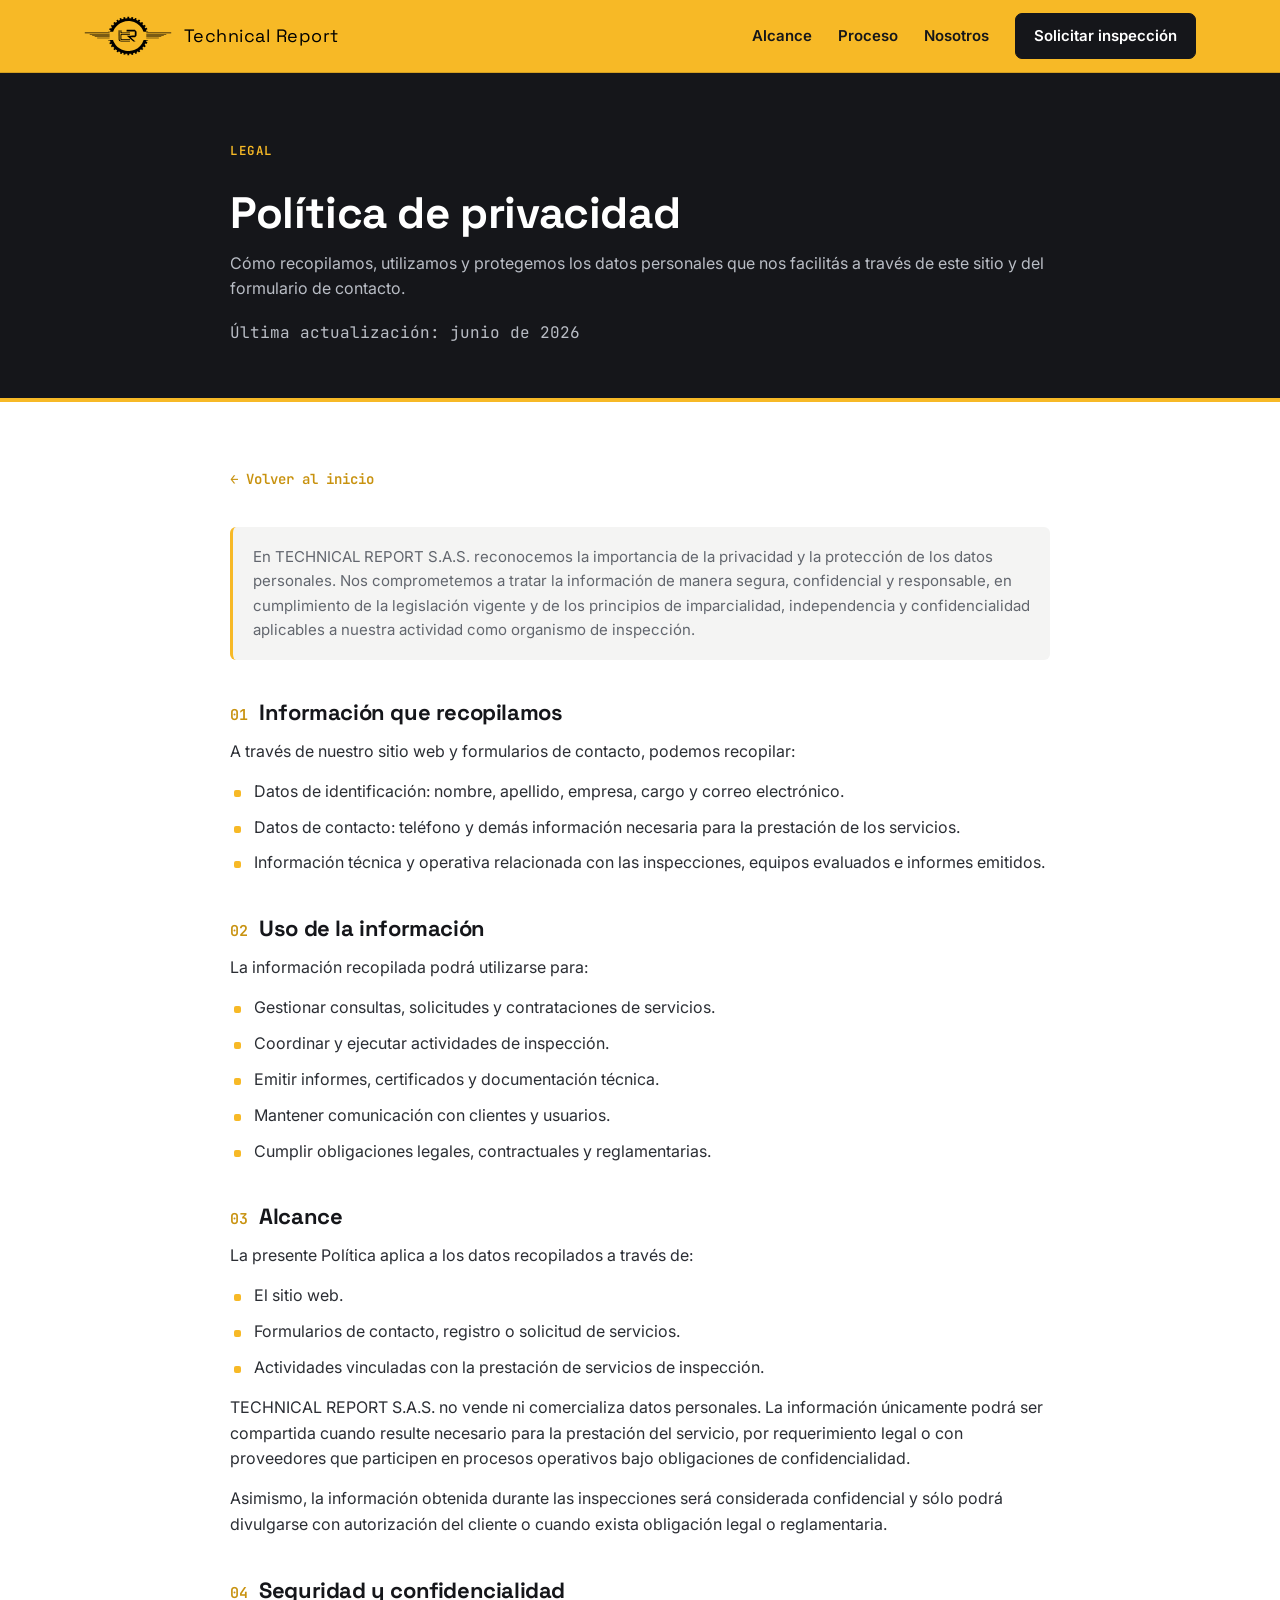
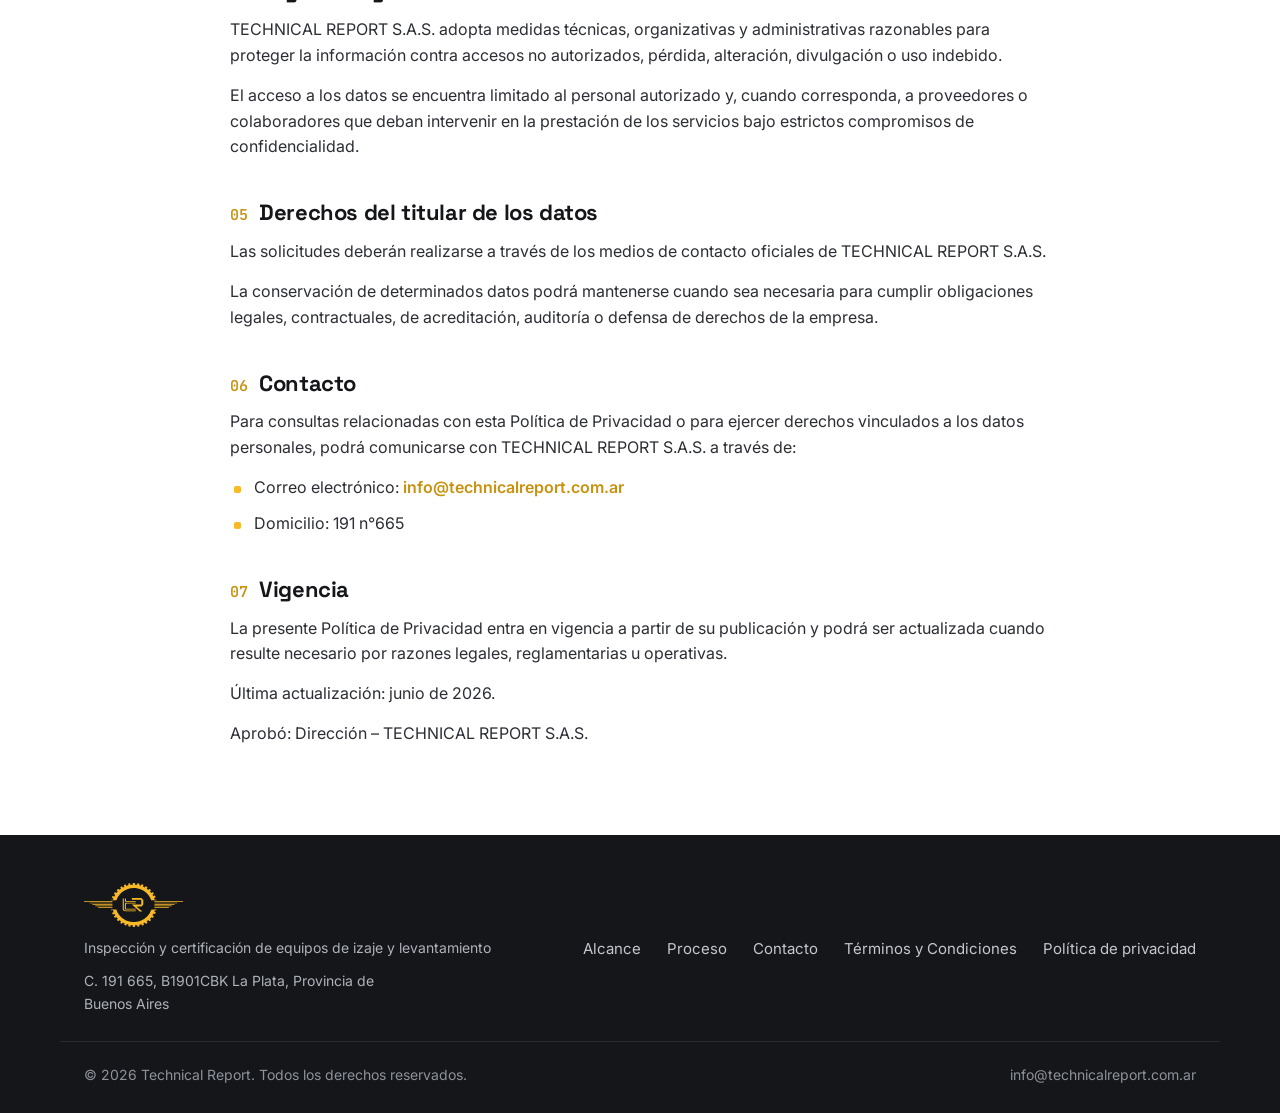
<file: politica-privacidad/index.html>
<!DOCTYPE html>
<html lang="es">
<head>
  <meta charset="UTF-8" />
  <meta name="viewport" content="width=device-width, initial-scale=1.0" />
  <meta name="description" content="Política de privacidad de Technical Report — cómo recopilamos, usamos y protegemos los datos personales que nos facilitás a través del sitio y del formulario de contacto." />
  <meta name="robots" content="index, follow" />
  <title>Política de privacidad | Technical Report</title>
  <link rel="preconnect" href="https://fonts.googleapis.com" />
  <link rel="preconnect" href="https://fonts.gstatic.com" crossorigin />
  <link href="https://fonts.googleapis.com/css2?family=Inter:wght@400;500;600;700&family=Space+Grotesk:wght@500;600;700&family=JetBrains+Mono:wght@500;600&display=swap" rel="stylesheet" />
  <link href="https://fonts.cdnfonts.com/css/conthrax" rel="stylesheet" />
  <link rel="stylesheet" href="../styles.css" />
  <link rel="icon" type="image/svg+xml" href="../images/logo_TR_yellow.svg" />
</head>
<body>
  <!-- Header -->
  <header class="site-header" id="top">
    <div class="container header-inner">
      <a href="../index.html#top" class="brand" aria-label="Technical Report inicio">
        <img src="../images/logo_TR_black.svg" alt="" class="brand-logo" />
        <span class="brand-text">Technical Report</span>
      </a>
      <nav class="nav" id="nav">
        <a href="../index.html#alcance">Alcance</a>
        <a href="../index.html#proceso">Proceso</a>
        <a href="../index.html#nosotros">Nosotros</a>
        <a href="../index.html#contacto" class="nav-cta">Solicitar inspección</a>
      </nav>
      <button class="nav-toggle" id="navToggle" aria-label="Abrir menú" aria-expanded="false">
        <span></span><span></span><span></span>
      </button>
    </div>
  </header>

  <!-- Encabezado legal -->
  <section class="legal-hero">
    <div class="container">
      <div class="legal-wrap">
        <span class="kicker">Legal</span>
        <h1>Política de privacidad</h1>
        <p>Cómo recopilamos, utilizamos y protegemos los datos personales que nos facilitás a través de este sitio y del formulario de contacto.</p>
        <p class="legal-updated">Última actualización: junio de 2026</p>
      </div>
    </div>
  </section>

  <!-- Cuerpo legal -->
  <section class="legal-body">
    <div class="container">
      <div class="legal-wrap">
        <a href="../index.html#top" class="legal-back">← Volver al inicio</a>

        <div class="legal-note">
          <p>En TECHNICAL REPORT S.A.S. reconocemos la importancia de la privacidad y la protección de los datos personales. Nos comprometemos a tratar la información de manera segura, confidencial y responsable, en cumplimiento de la legislación vigente y de los principios de imparcialidad, independencia y confidencialidad aplicables a nuestra actividad como organismo de inspección.</p>
        </div>

        <div class="legal-block">
          <h2><span class="legal-no">01</span> Información que recopilamos</h2>
          <p>A través de nuestro sitio web y formularios de contacto, podemos recopilar:</p>
          <ul>
            <li>Datos de identificación: nombre, apellido, empresa, cargo y correo electrónico.</li>
            <li>Datos de contacto: teléfono y demás información necesaria para la prestación de los servicios.</li>
            <li>Información técnica y operativa relacionada con las inspecciones, equipos evaluados e informes emitidos.</li>
          </ul>
        </div>

        <div class="legal-block">
          <h2><span class="legal-no">02</span> Uso de la información</h2>
          <p>La información recopilada podrá utilizarse para:</p>
          <ul>
            <li>Gestionar consultas, solicitudes y contrataciones de servicios.</li>
            <li>Coordinar y ejecutar actividades de inspección.</li>
            <li>Emitir informes, certificados y documentación técnica.</li>
            <li>Mantener comunicación con clientes y usuarios.</li>
            <li>Cumplir obligaciones legales, contractuales y reglamentarias.</li>
          </ul>
        </div>

        <div class="legal-block">
          <h2><span class="legal-no">03</span> Alcance</h2>
          <p>La presente Política aplica a los datos recopilados a través de:</p>
          <ul>
            <li>El sitio web.</li>
            <li>Formularios de contacto, registro o solicitud de servicios.</li>
            <li>Actividades vinculadas con la prestación de servicios de inspección.</li>
          </ul>
          <p>TECHNICAL REPORT S.A.S. no vende ni comercializa datos personales. La información únicamente podrá ser compartida cuando resulte necesario para la prestación del servicio, por requerimiento legal o con proveedores que participen en procesos operativos bajo obligaciones de confidencialidad.</p>
          <p>Asimismo, la información obtenida durante las inspecciones será considerada confidencial y sólo podrá divulgarse con autorización del cliente o cuando exista obligación legal o reglamentaria.</p>
        </div>

        <div class="legal-block">
          <h2><span class="legal-no">04</span> Seguridad y confidencialidad</h2>
          <p>TECHNICAL REPORT S.A.S. adopta medidas técnicas, organizativas y administrativas razonables para proteger la información contra accesos no autorizados, pérdida, alteración, divulgación o uso indebido.</p>
          <p>El acceso a los datos se encuentra limitado al personal autorizado y, cuando corresponda, a proveedores o colaboradores que deban intervenir en la prestación de los servicios bajo estrictos compromisos de confidencialidad.</p>
        </div>

        <div class="legal-block">
          <h2><span class="legal-no">05</span> Derechos del titular de los datos</h2>
          <p>Las solicitudes deberán realizarse a través de los medios de contacto oficiales de TECHNICAL REPORT S.A.S.</p>
          <p>La conservación de determinados datos podrá mantenerse cuando sea necesaria para cumplir obligaciones legales, contractuales, de acreditación, auditoría o defensa de derechos de la empresa.</p>
        </div>

        <div class="legal-block">
          <h2><span class="legal-no">06</span> Contacto</h2>
          <p>Para consultas relacionadas con esta Política de Privacidad o para ejercer derechos vinculados a los datos personales, podrá comunicarse con TECHNICAL REPORT S.A.S. a través de:</p>
          <ul>
            <li>Correo electrónico: <a href="mailto:info@technicalreport.com.ar">info@technicalreport.com.ar</a></li>
            <li>Domicilio: 191 n°665</li>
          </ul>
        </div>

        <div class="legal-block">
          <h2><span class="legal-no">07</span> Vigencia</h2>
          <p>La presente Política de Privacidad entra en vigencia a partir de su publicación y podrá ser actualizada cuando resulte necesario por razones legales, reglamentarias u operativas.</p>
          <p>Última actualización: junio de 2026.</p>
          <p>Aprobó: Dirección – TECHNICAL REPORT S.A.S.</p>
        </div>
      </div>
    </div>
  </section>

  <!-- Footer -->
  <footer class="site-footer">
    <div class="container footer-inner">
      <div class="footer-brand">
        <img src="../images/logo_TR_yellow.svg" alt="Technical Report" class="brand-logo footer-logo" />
        <span class="footer-tagline">Inspección y certificación de equipos de izaje y levantamiento</span>
        <a href="https://maps.app.goo.gl/N1TBZzcfJhnkychw5" class="footer-address" target="_blank" rel="noopener">C. 191 665, B1901CBK La Plata, Provincia de Buenos Aires</a>
      </div>
      <nav class="footer-nav">
        <a href="../index.html#alcance">Alcance</a>
        <a href="../index.html#proceso">Proceso</a>
        <a href="../index.html#contacto">Contacto</a>
        <a href="../terminos/">Términos y Condiciones</a>
        <a href="../politica-privacidad/">Política de privacidad</a>
      </nav>
    </div>
    <div class="container footer-bottom">
      <span>© <span id="year"></span> Technical Report. Todos los derechos reservados.</span>
      <a href="mailto:info@technicalreport.com.ar">info@technicalreport.com.ar</a>
    </div>
  </footer>

  <script src="../script.js"></script>
</body>
</html>
</file>
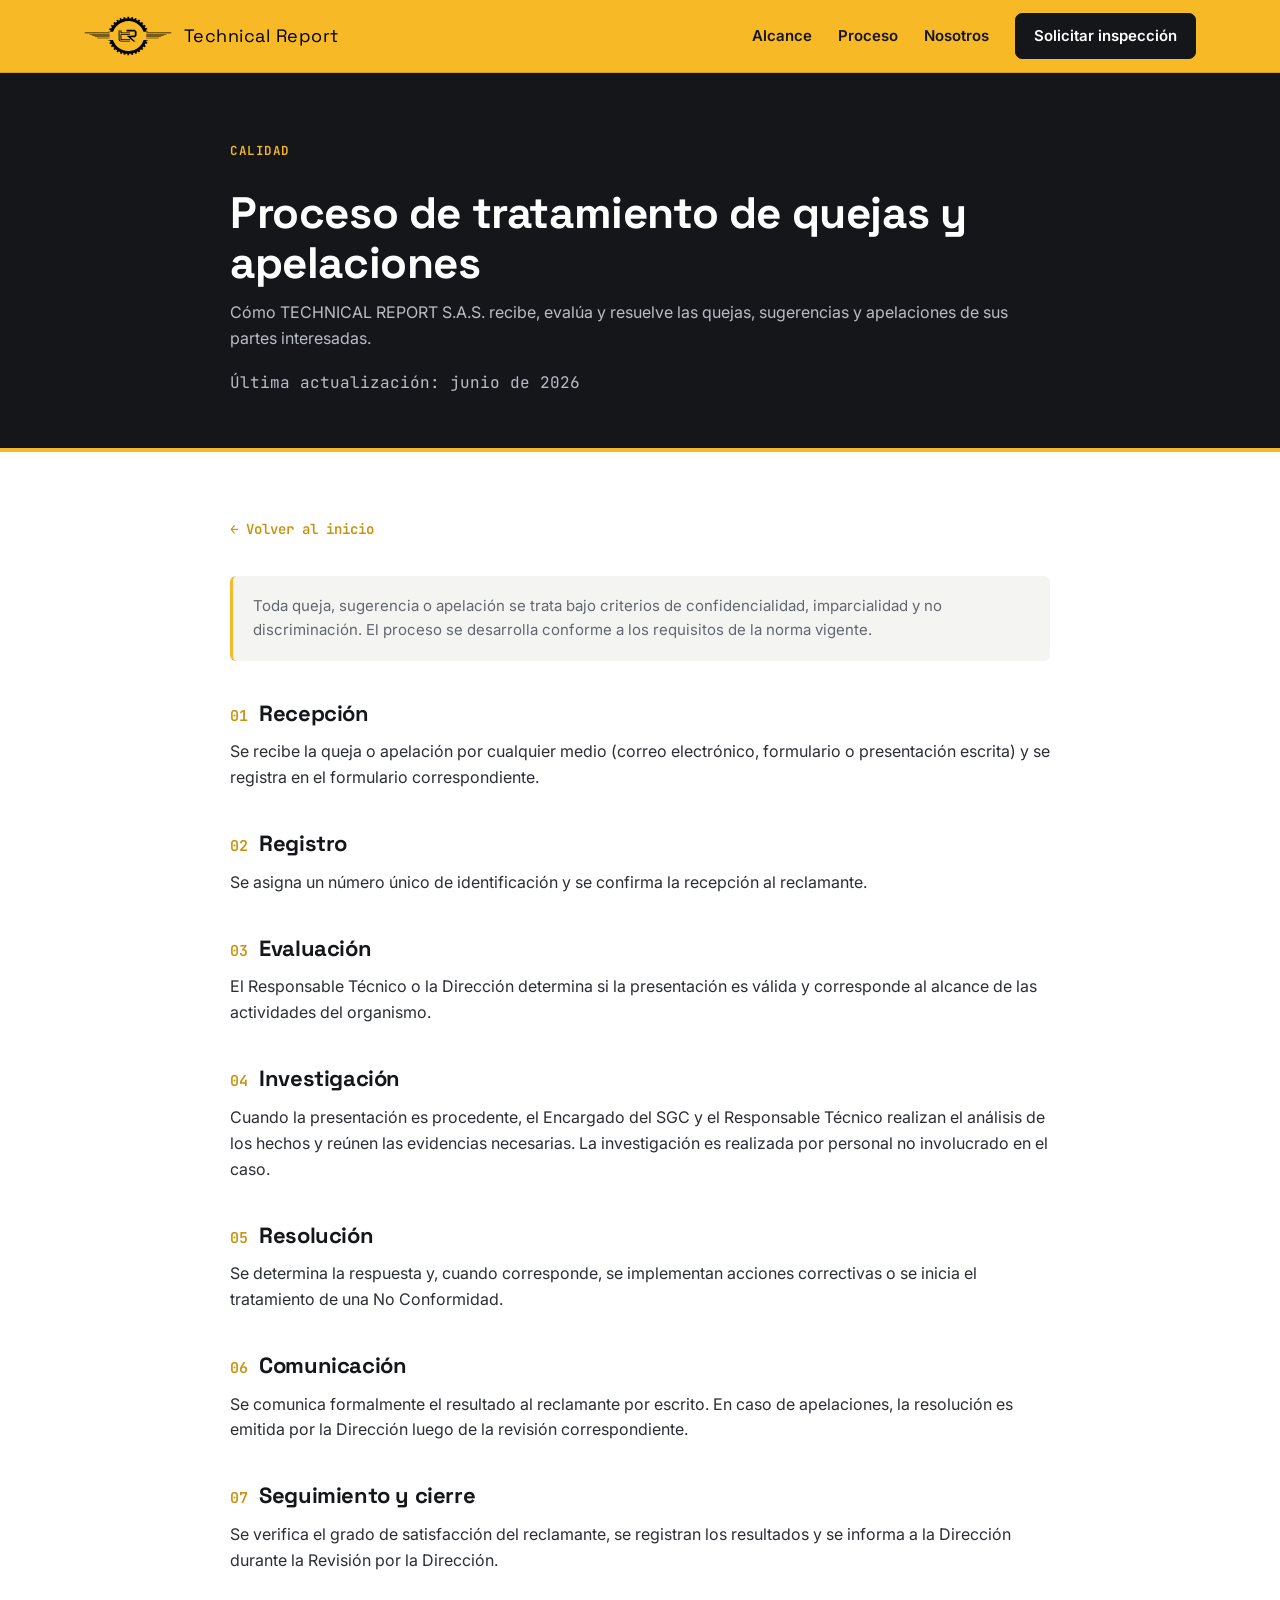
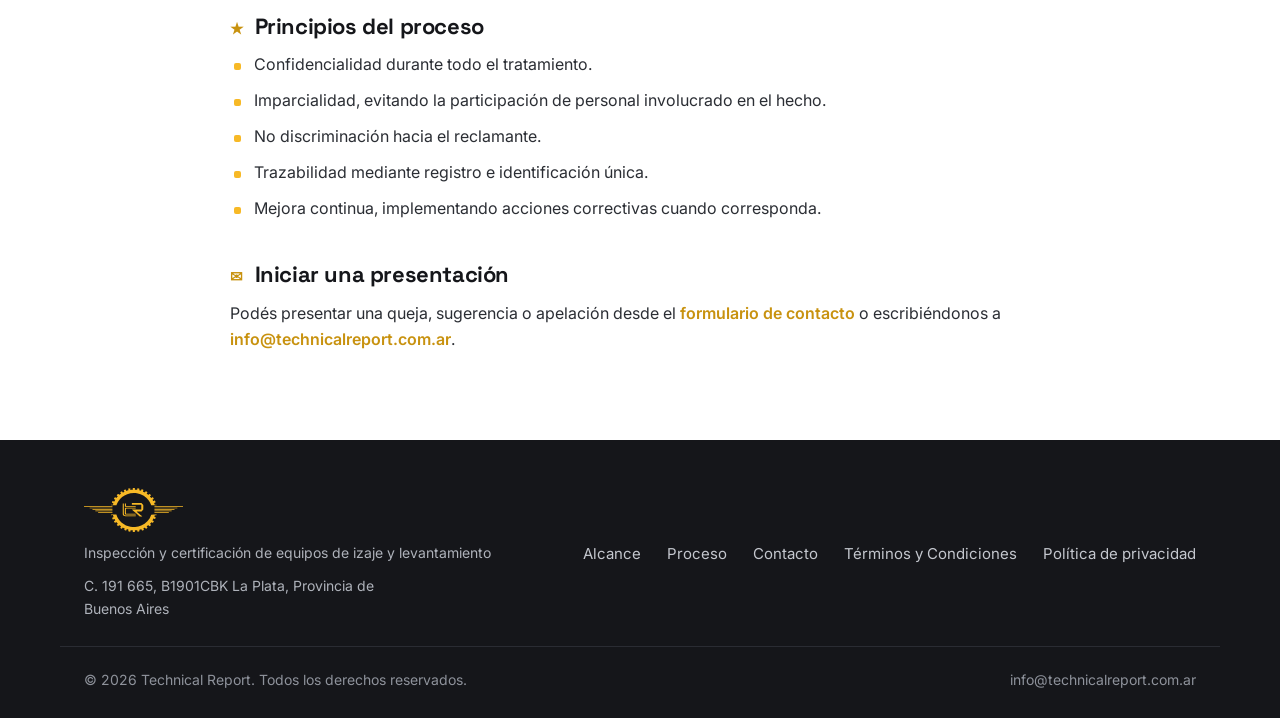
<file: proceso-quejas/index.html>
<!DOCTYPE html>
<html lang="es">
<head>
  <meta charset="UTF-8" />
  <meta name="viewport" content="width=device-width, initial-scale=1.0" />
  <meta name="description" content="Proceso de tratamiento de quejas, sugerencias y apelaciones de Technical Report — etapas, principios y compromisos del organismo de inspección." />
  <meta name="robots" content="index, follow" />
  <title>Tratamiento de quejas y apelaciones | Technical Report</title>
  <link rel="preconnect" href="https://fonts.googleapis.com" />
  <link rel="preconnect" href="https://fonts.gstatic.com" crossorigin />
  <link href="https://fonts.googleapis.com/css2?family=Inter:wght@400;500;600;700&family=Space+Grotesk:wght@500;600;700&family=JetBrains+Mono:wght@500;600&display=swap" rel="stylesheet" />
  <link href="https://fonts.cdnfonts.com/css/conthrax" rel="stylesheet" />
  <link rel="stylesheet" href="../styles.css" />
  <link rel="icon" type="image/svg+xml" href="../images/logo_TR_yellow.svg" />
</head>
<body>
  <!-- Header -->
  <header class="site-header" id="top">
    <div class="container header-inner">
      <a href="../index.html#top" class="brand" aria-label="Technical Report inicio">
        <img src="../images/logo_TR_black.svg" alt="" class="brand-logo" />
        <span class="brand-text">Technical Report</span>
      </a>
      <nav class="nav" id="nav">
        <a href="../index.html#alcance">Alcance</a>
        <a href="../index.html#proceso">Proceso</a>
        <a href="../index.html#nosotros">Nosotros</a>
        <a href="../index.html#contacto" class="nav-cta">Solicitar inspección</a>
      </nav>
      <button class="nav-toggle" id="navToggle" aria-label="Abrir menú" aria-expanded="false">
        <span></span><span></span><span></span>
      </button>
    </div>
  </header>

  <!-- Encabezado legal -->
  <section class="legal-hero">
    <div class="container">
      <div class="legal-wrap">
        <span class="kicker">Calidad</span>
        <h1>Proceso de tratamiento de quejas y apelaciones</h1>
        <p>Cómo TECHNICAL REPORT S.A.S. recibe, evalúa y resuelve las quejas, sugerencias y apelaciones de sus partes interesadas.</p>
        <p class="legal-updated">Última actualización: junio de 2026</p>
      </div>
    </div>
  </section>

  <!-- Cuerpo legal -->
  <section class="legal-body">
    <div class="container">
      <div class="legal-wrap">
        <a href="../index.html#contacto" class="legal-back">← Volver al inicio</a>

        <div class="legal-note">
          <p>Toda queja, sugerencia o apelación se trata bajo criterios de confidencialidad, imparcialidad y no discriminación. El proceso se desarrolla conforme a los requisitos de la norma vigente.</p>
        </div>

        <div class="legal-block">
          <h2><span class="legal-no">01</span> Recepción</h2>
          <p>Se recibe la queja o apelación por cualquier medio (correo electrónico, formulario o presentación escrita) y se registra en el formulario correspondiente.</p>
        </div>

        <div class="legal-block">
          <h2><span class="legal-no">02</span> Registro</h2>
          <p>Se asigna un número único de identificación y se confirma la recepción al reclamante.</p>
        </div>

        <div class="legal-block">
          <h2><span class="legal-no">03</span> Evaluación</h2>
          <p>El Responsable Técnico o la Dirección determina si la presentación es válida y corresponde al alcance de las actividades del organismo.</p>
        </div>

        <div class="legal-block">
          <h2><span class="legal-no">04</span> Investigación</h2>
          <p>Cuando la presentación es procedente, el Encargado del SGC y el Responsable Técnico realizan el análisis de los hechos y reúnen las evidencias necesarias. La investigación es realizada por personal no involucrado en el caso.</p>
        </div>

        <div class="legal-block">
          <h2><span class="legal-no">05</span> Resolución</h2>
          <p>Se determina la respuesta y, cuando corresponde, se implementan acciones correctivas o se inicia el tratamiento de una No Conformidad.</p>
        </div>

        <div class="legal-block">
          <h2><span class="legal-no">06</span> Comunicación</h2>
          <p>Se comunica formalmente el resultado al reclamante por escrito. En caso de apelaciones, la resolución es emitida por la Dirección luego de la revisión correspondiente.</p>
        </div>

        <div class="legal-block">
          <h2><span class="legal-no">07</span> Seguimiento y cierre</h2>
          <p>Se verifica el grado de satisfacción del reclamante, se registran los resultados y se informa a la Dirección durante la Revisión por la Dirección.</p>
        </div>

        <div class="legal-block">
          <h2><span class="legal-no">★</span> Principios del proceso</h2>
          <ul>
            <li>Confidencialidad durante todo el tratamiento.</li>
            <li>Imparcialidad, evitando la participación de personal involucrado en el hecho.</li>
            <li>No discriminación hacia el reclamante.</li>
            <li>Trazabilidad mediante registro e identificación única.</li>
            <li>Mejora continua, implementando acciones correctivas cuando corresponda.</li>
          </ul>
        </div>

        <div class="legal-block">
          <h2><span class="legal-no">✉</span> Iniciar una presentación</h2>
          <p>Podés presentar una queja, sugerencia o apelación desde el <a href="../index.html#contacto">formulario de contacto</a> o escribiéndonos a <a href="mailto:info@technicalreport.com.ar">info@technicalreport.com.ar</a>.</p>
        </div>
      </div>
    </div>
  </section>

  <!-- Footer -->
  <footer class="site-footer">
    <div class="container footer-inner">
      <div class="footer-brand">
        <img src="../images/logo_TR_yellow.svg" alt="Technical Report" class="brand-logo footer-logo" />
        <span class="footer-tagline">Inspección y certificación de equipos de izaje y levantamiento</span>
        <a href="https://maps.app.goo.gl/N1TBZzcfJhnkychw5" class="footer-address" target="_blank" rel="noopener">C. 191 665, B1901CBK La Plata, Provincia de Buenos Aires</a>
      </div>
      <nav class="footer-nav">
        <a href="../index.html#alcance">Alcance</a>
        <a href="../index.html#proceso">Proceso</a>
        <a href="../index.html#contacto">Contacto</a>
        <a href="../terminos/">Términos y Condiciones</a>
        <a href="../politica-privacidad/">Política de privacidad</a>
      </nav>
    </div>
    <div class="container footer-bottom">
      <span>© <span id="year"></span> Technical Report. Todos los derechos reservados.</span>
      <a href="mailto:info@technicalreport.com.ar">info@technicalreport.com.ar</a>
    </div>
  </footer>

  <script src="../script.js"></script>
</body>
</html>
</file>
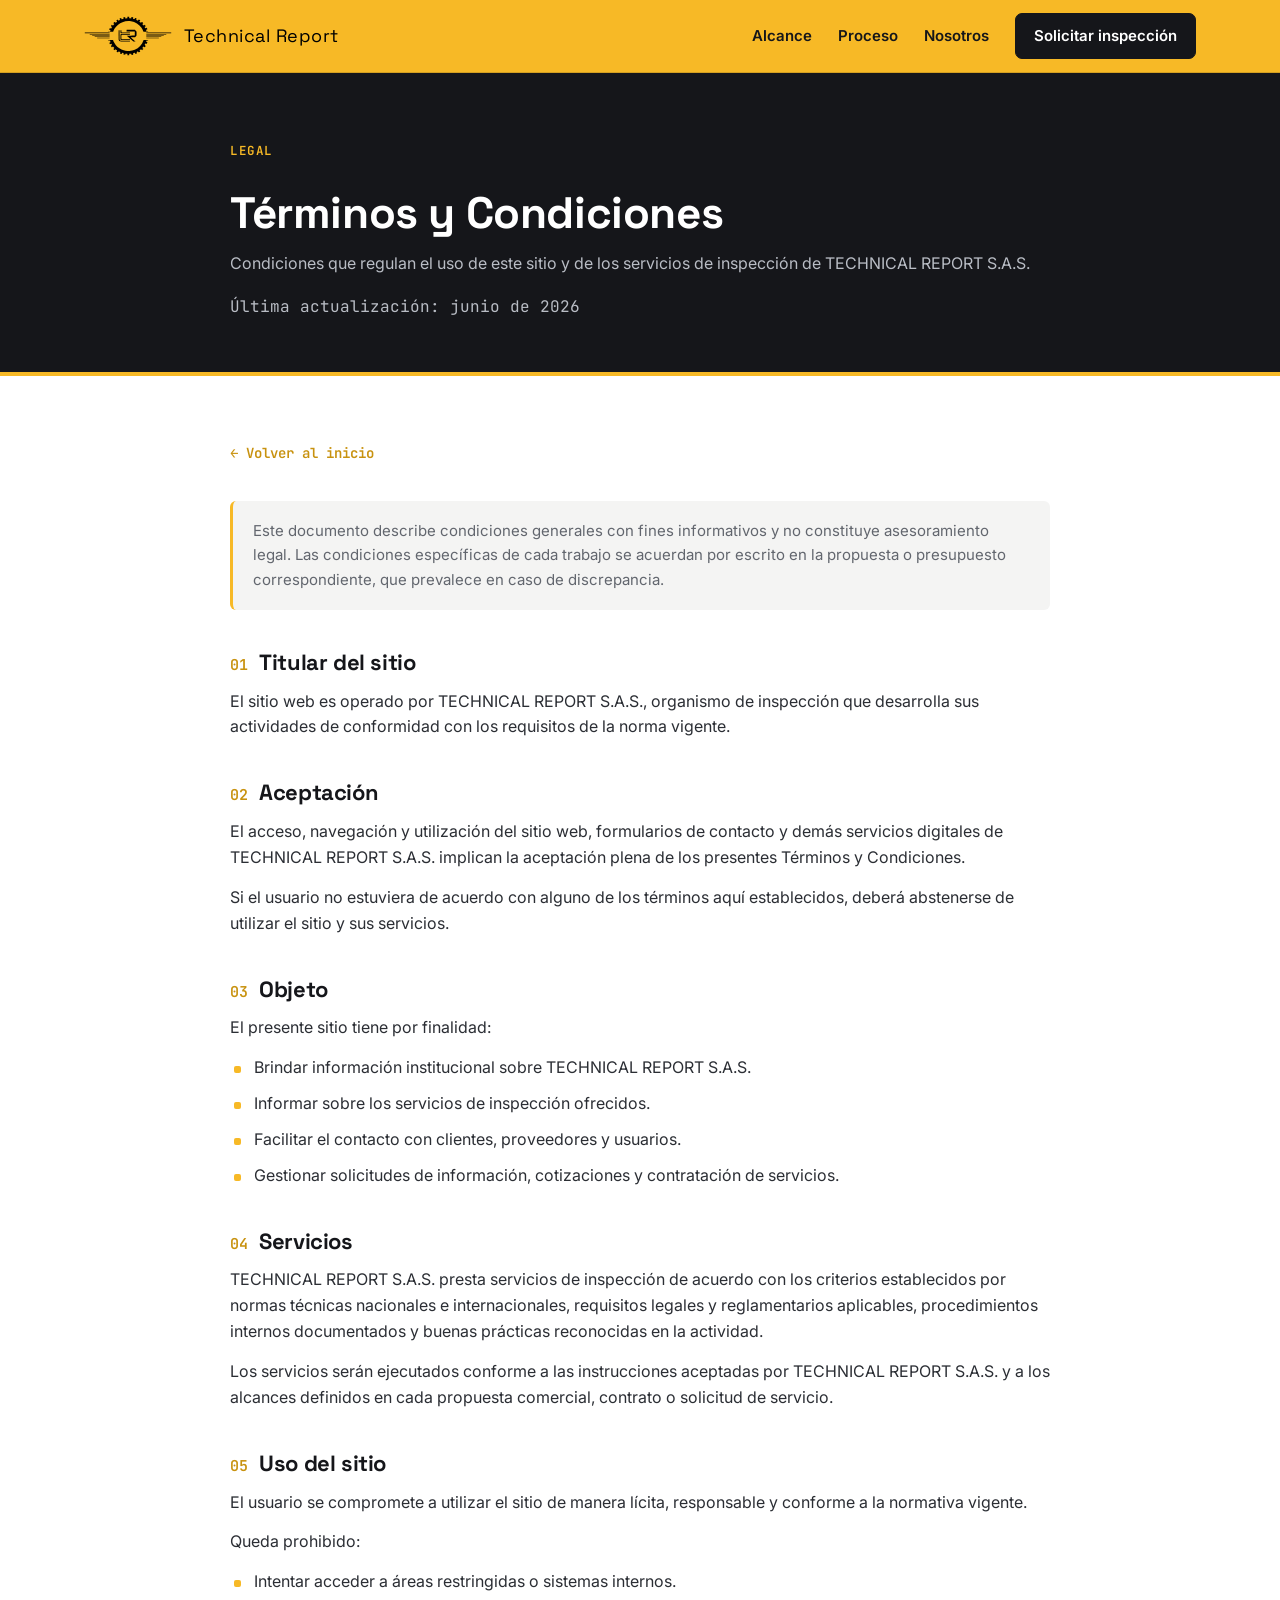
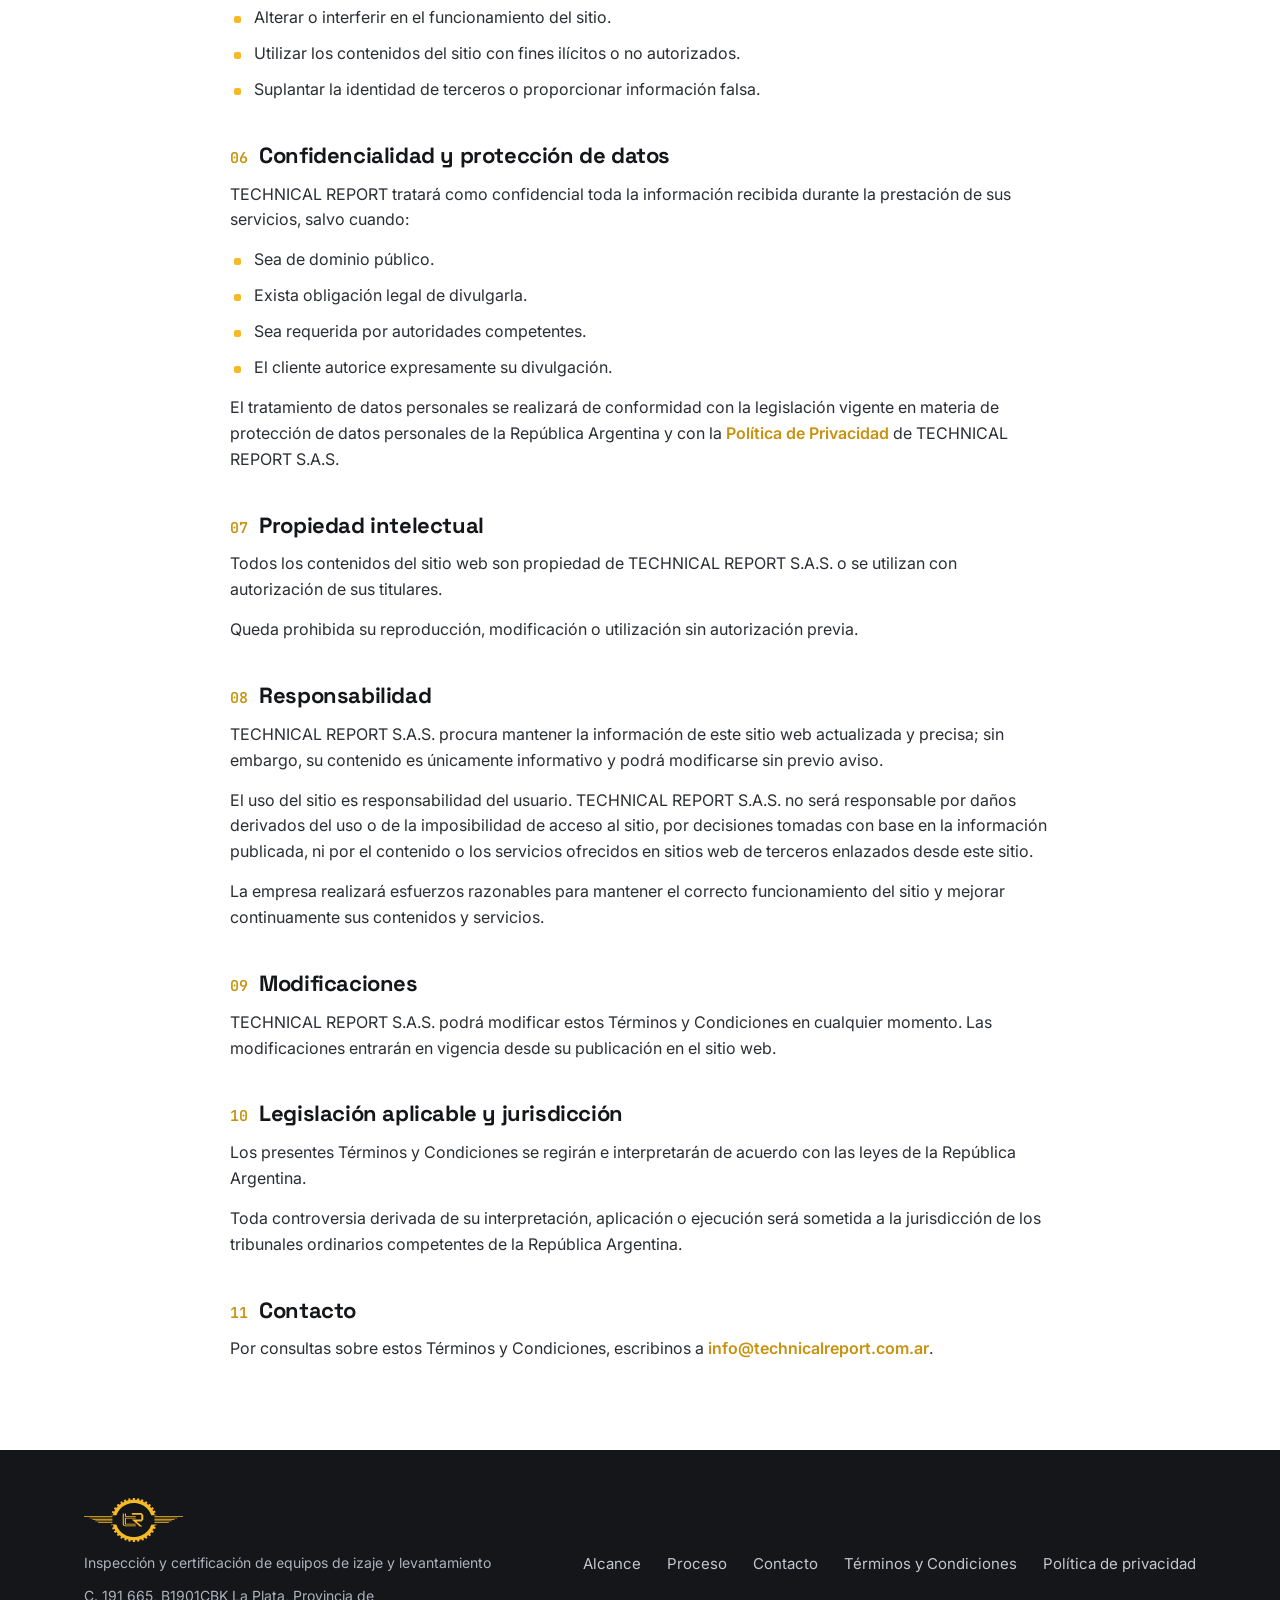
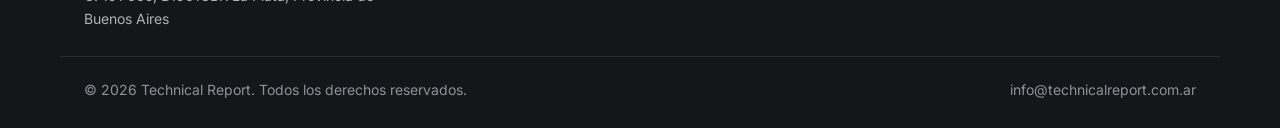
<file: terminos/index.html>
<!DOCTYPE html>
<html lang="es">
<head>
  <meta charset="UTF-8" />
  <meta name="viewport" content="width=device-width, initial-scale=1.0" />
  <meta name="description" content="Términos y Condiciones de Technical Report — condiciones de uso del sitio y de los servicios de inspección de equipos de izaje." />
  <meta name="robots" content="index, follow" />
  <title>Términos del servicio | Technical Report</title>
  <link rel="preconnect" href="https://fonts.googleapis.com" />
  <link rel="preconnect" href="https://fonts.gstatic.com" crossorigin />
  <link href="https://fonts.googleapis.com/css2?family=Inter:wght@400;500;600;700&family=Space+Grotesk:wght@500;600;700&family=JetBrains+Mono:wght@500;600&display=swap" rel="stylesheet" />
  <link href="https://fonts.cdnfonts.com/css/conthrax" rel="stylesheet" />
  <link rel="stylesheet" href="../styles.css" />
  <link rel="icon" type="image/svg+xml" href="../images/logo_TR_yellow.svg" />
</head>
<body>
  <!-- Header -->
  <header class="site-header" id="top">
    <div class="container header-inner">
      <a href="../index.html#top" class="brand" aria-label="Technical Report inicio">
        <img src="../images/logo_TR_black.svg" alt="" class="brand-logo" />
        <span class="brand-text">Technical Report</span>
      </a>
      <nav class="nav" id="nav">
        <a href="../index.html#alcance">Alcance</a>
        <a href="../index.html#proceso">Proceso</a>
        <a href="../index.html#nosotros">Nosotros</a>
        <a href="../index.html#contacto" class="nav-cta">Solicitar inspección</a>
      </nav>
      <button class="nav-toggle" id="navToggle" aria-label="Abrir menú" aria-expanded="false">
        <span></span><span></span><span></span>
      </button>
    </div>
  </header>

  <!-- Encabezado legal -->
  <section class="legal-hero">
    <div class="container">
      <div class="legal-wrap">
        <span class="kicker">Legal</span>
        <h1>Términos y Condiciones</h1>
        <p>Condiciones que regulan el uso de este sitio y de los servicios de inspección de TECHNICAL REPORT S.A.S.</p>
        <p class="legal-updated">Última actualización: junio de 2026</p>
      </div>
    </div>
  </section>

  <!-- Cuerpo legal -->
  <section class="legal-body">
    <div class="container">
      <div class="legal-wrap">
        <a href="../index.html#top" class="legal-back">← Volver al inicio</a>

        <div class="legal-note">
          <p>Este documento describe condiciones generales con fines informativos y no constituye asesoramiento legal. Las condiciones específicas de cada trabajo se acuerdan por escrito en la propuesta o presupuesto correspondiente, que prevalece en caso de discrepancia.</p>
        </div>

        <div class="legal-block">
          <h2><span class="legal-no">01</span> Titular del sitio</h2>
          <p>El sitio web es operado por TECHNICAL REPORT S.A.S., organismo de inspección que desarrolla sus actividades de conformidad con los requisitos de la norma vigente.</p>
        </div>

        <div class="legal-block">
          <h2><span class="legal-no">02</span> Aceptación</h2>
          <p>El acceso, navegación y utilización del sitio web, formularios de contacto y demás servicios digitales de TECHNICAL REPORT S.A.S. implican la aceptación plena de los presentes Términos y Condiciones.</p>
          <p>Si el usuario no estuviera de acuerdo con alguno de los términos aquí establecidos, deberá abstenerse de utilizar el sitio y sus servicios.</p>
        </div>

        <div class="legal-block">
          <h2><span class="legal-no">03</span> Objeto</h2>
          <p>El presente sitio tiene por finalidad:</p>
          <ul>
            <li>Brindar información institucional sobre TECHNICAL REPORT S.A.S.</li>
            <li>Informar sobre los servicios de inspección ofrecidos.</li>
            <li>Facilitar el contacto con clientes, proveedores y usuarios.</li>
            <li>Gestionar solicitudes de información, cotizaciones y contratación de servicios.</li>
          </ul>
        </div>

        <div class="legal-block">
          <h2><span class="legal-no">04</span> Servicios</h2>
          <p>TECHNICAL REPORT S.A.S. presta servicios de inspección de acuerdo con los criterios establecidos por normas técnicas nacionales e internacionales, requisitos legales y reglamentarios aplicables, procedimientos internos documentados y buenas prácticas reconocidas en la actividad.</p>
          <p>Los servicios serán ejecutados conforme a las instrucciones aceptadas por TECHNICAL REPORT S.A.S. y a los alcances definidos en cada propuesta comercial, contrato o solicitud de servicio.</p>
        </div>

        <div class="legal-block">
          <h2><span class="legal-no">05</span> Uso del sitio</h2>
          <p>El usuario se compromete a utilizar el sitio de manera lícita, responsable y conforme a la normativa vigente.</p>
          <p>Queda prohibido:</p>
          <ul>
            <li>Intentar acceder a áreas restringidas o sistemas internos.</li>
            <li>Alterar o interferir en el funcionamiento del sitio.</li>
            <li>Utilizar los contenidos del sitio con fines ilícitos o no autorizados.</li>
            <li>Suplantar la identidad de terceros o proporcionar información falsa.</li>
          </ul>
        </div>

        <div class="legal-block">
          <h2><span class="legal-no">06</span> Confidencialidad y protección de datos</h2>
          <p>TECHNICAL REPORT tratará como confidencial toda la información recibida durante la prestación de sus servicios, salvo cuando:</p>
          <ul>
            <li>Sea de dominio público.</li>
            <li>Exista obligación legal de divulgarla.</li>
            <li>Sea requerida por autoridades competentes.</li>
            <li>El cliente autorice expresamente su divulgación.</li>
          </ul>
          <p>El tratamiento de datos personales se realizará de conformidad con la legislación vigente en materia de protección de datos personales de la República Argentina y con la <a href="../politica-privacidad/">Política de Privacidad</a> de TECHNICAL REPORT S.A.S.</p>
        </div>

        <div class="legal-block">
          <h2><span class="legal-no">07</span> Propiedad intelectual</h2>
          <p>Todos los contenidos del sitio web son propiedad de TECHNICAL REPORT S.A.S. o se utilizan con autorización de sus titulares.</p>
          <p>Queda prohibida su reproducción, modificación o utilización sin autorización previa.</p>
        </div>

        <div class="legal-block">
          <h2><span class="legal-no">08</span> Responsabilidad</h2>
          <p>TECHNICAL REPORT S.A.S. procura mantener la información de este sitio web actualizada y precisa; sin embargo, su contenido es únicamente informativo y podrá modificarse sin previo aviso.</p>
          <p>El uso del sitio es responsabilidad del usuario. TECHNICAL REPORT S.A.S. no será responsable por daños derivados del uso o de la imposibilidad de acceso al sitio, por decisiones tomadas con base en la información publicada, ni por el contenido o los servicios ofrecidos en sitios web de terceros enlazados desde este sitio.</p>
          <p>La empresa realizará esfuerzos razonables para mantener el correcto funcionamiento del sitio y mejorar continuamente sus contenidos y servicios.</p>
        </div>

        <div class="legal-block">
          <h2><span class="legal-no">09</span> Modificaciones</h2>
          <p>TECHNICAL REPORT S.A.S. podrá modificar estos Términos y Condiciones en cualquier momento. Las modificaciones entrarán en vigencia desde su publicación en el sitio web.</p>
        </div>

        <div class="legal-block">
          <h2><span class="legal-no">10</span> Legislación aplicable y jurisdicción</h2>
          <p>Los presentes Términos y Condiciones se regirán e interpretarán de acuerdo con las leyes de la República Argentina.</p>
          <p>Toda controversia derivada de su interpretación, aplicación o ejecución será sometida a la jurisdicción de los tribunales ordinarios competentes de la República Argentina.</p>
        </div>

        <div class="legal-block">
          <h2><span class="legal-no">11</span> Contacto</h2>
          <p>Por consultas sobre estos Términos y Condiciones, escribinos a <a href="mailto:info@technicalreport.com.ar">info@technicalreport.com.ar</a>.</p>
        </div>
      </div>
    </div>
  </section>

  <!-- Footer -->
  <footer class="site-footer">
    <div class="container footer-inner">
      <div class="footer-brand">
        <img src="../images/logo_TR_yellow.svg" alt="Technical Report" class="brand-logo footer-logo" />
        <span class="footer-tagline">Inspección y certificación de equipos de izaje y levantamiento</span>
        <a href="https://maps.app.goo.gl/N1TBZzcfJhnkychw5" class="footer-address" target="_blank" rel="noopener">C. 191 665, B1901CBK La Plata, Provincia de Buenos Aires</a>
      </div>
      <nav class="footer-nav">
        <a href="../index.html#alcance">Alcance</a>
        <a href="../index.html#proceso">Proceso</a>
        <a href="../index.html#contacto">Contacto</a>
        <a href="../terminos/">Términos y Condiciones</a>
        <a href="../politica-privacidad/">Política de privacidad</a>
      </nav>
    </div>
    <div class="container footer-bottom">
      <span>© <span id="year"></span> Technical Report. Todos los derechos reservados.</span>
      <a href="mailto:info@technicalreport.com.ar">info@technicalreport.com.ar</a>
    </div>
  </footer>

  <script src="../script.js"></script>
</body>
</html>
</file>
<file: styles.css>
:root {
  --brand: #f7b926;
  --brand-dark: #c8920f;
  --brand-soft: rgba(247, 185, 38, 0.12);
  --ink: #15161a;
  --ink-2: #2b2e34;
  --muted: #62666e;
  --line: #e4e5e8;
  --bg: #ffffff;
  --bg-alt: #f4f4f3;
  --graphite: #15161a;
  --graphite-2: #1d1f24;
  --steel: #33363d;
  --radius: 8px;
  --shadow: 0 12px 34px rgba(15, 16, 20, 0.10);
  --shadow-lg: 0 24px 60px rgba(15, 16, 20, 0.28);
  --maxw: 1160px;
  --mono: "JetBrains Mono", ui-monospace, SFMono-Regular, Menlo, monospace;
  --display: "Conthrax", "Space Grotesk", sans-serif;
}

* { box-sizing: border-box; }

html { scroll-behavior: smooth; scroll-padding-top: 80px; }

body {
  margin: 0;
  font-family: "Inter", system-ui, -apple-system, sans-serif;
  color: var(--ink);
  background: var(--bg);
  line-height: 1.62;
  -webkit-font-smoothing: antialiased;
}

h1, h2, h3 { font-family: "Space Grotesk", "Inter", sans-serif; line-height: 1.12; margin: 0; letter-spacing: -0.4px; }

a { color: inherit; text-decoration: none; }

.container { width: 100%; max-width: var(--maxw); margin: 0 auto; padding: 0 24px; }

.kicker, .tag {
  font-family: var(--mono); font-size: 12.5px; font-weight: 600;
  letter-spacing: 0.5px; text-transform: uppercase; color: var(--brand-dark);
}

/* ---------- Header (yellow) ---------- */
.site-header {
  position: sticky; top: 0; z-index: 50;
  background: var(--brand);
  border-bottom: 1px solid rgba(0, 0, 0, 0.14);
}
.header-inner { display: flex; align-items: center; justify-content: space-between; height: 72px; }

.brand { display: flex; align-items: center; gap: 12px; }
.brand-logo { height: 40px; width: auto; display: block; }
.brand-text {
  font-family: var(--display); font-size: 18px; letter-spacing: 0.5px;
  color: #000; text-transform: none; line-height: 1;
}

.nav { display: flex; align-items: center; gap: 26px; }
.nav a { font-weight: 600; color: var(--ink); font-size: 15px; transition: opacity .2s; }
.nav a:hover { opacity: .65; }
.nav-cta {
  background: var(--graphite); color: #fff !important;
  padding: 10px 18px; border-radius: 7px; font-weight: 600 !important;
  border: 1px solid var(--graphite); transition: background .2s, transform .15s;
}
.nav-cta:hover { background: #000; opacity: 1; transform: translateY(-1px); }

.nav-toggle { display: none; flex-direction: column; gap: 5px; background: none; border: 0; cursor: pointer; padding: 8px; }
.nav-toggle span { width: 24px; height: 2px; background: var(--ink); border-radius: 2px; transition: .25s; }

/* ---------- Buttons ---------- */
.btn {
  display: inline-flex; align-items: center; justify-content: center;
  padding: 14px 26px; border-radius: 7px; font-weight: 600; font-size: 15px;
  cursor: pointer; border: 1px solid transparent; transition: transform .15s, background .2s, border-color .2s, color .2s;
}
.btn-primary { background: var(--brand); color: var(--ink); }
.btn-primary:hover { transform: translateY(-2px); background: var(--brand-dark); }
.btn-ghost { background: rgba(255,255,255,.08); color: #fff; border-color: rgba(255,255,255,.45); }
.btn-ghost:hover { background: #fff; color: var(--ink); border-color: #fff; }
.btn-outline { background: transparent; color: var(--ink); border-color: var(--ink); }
.btn-outline:hover { background: var(--ink); color: #fff; transform: translateY(-2px); }
.btn-block { width: 100%; }

/* ---------- Hero (image banner) ---------- */
.hero { position: relative; color: #fff; overflow: hidden; min-height: 600px; display: flex; align-items: center; }
.hero-media {
  position: absolute; inset: 0;
  background: #15161a center/cover no-repeat;
}
.hero-overlay {
  position: absolute; inset: 0;
  background:
    linear-gradient(90deg, rgba(15,16,20,.94) 0%, rgba(15,16,20,.78) 42%, rgba(15,16,20,.45) 100%),
    linear-gradient(0deg, rgba(15,16,20,.6), transparent 55%);
}
.hero::after {
  content: ""; position: absolute; left: 0; right: 0; bottom: 0; height: 4px;
  background: var(--brand);
}
.hero-inner { position: relative; padding: 96px 0; }
.hero-content { max-width: 620px; }

.tag {
  display: inline-block; color: var(--brand);
  border: 1px solid rgba(247,185,38,.4); border-radius: 999px;
  padding: 6px 14px; margin-bottom: 22px; background: var(--brand-soft);
}
.hero h1 { font-size: clamp(34px, 5vw, 56px); font-weight: 700; }
.lead { font-size: 18px; color: #d2d5da; margin: 22px 0 30px; max-width: 580px; }
.hero-actions { display: flex; gap: 14px; flex-wrap: wrap; }

/* ---------- Sections ---------- */
.section { padding: 92px 0; }
.section-alt { background: var(--bg-alt); }
.section-head { max-width: 660px; margin: 0 auto 56px; text-align: center; }
.kicker { display: inline-block; margin-bottom: 14px; }
.section-head h2 { font-size: clamp(28px, 4vw, 40px); font-weight: 700; }
.section-head p { color: var(--muted); font-size: 17px; margin-top: 14px; }

.grid { display: grid; gap: 1px; background: var(--line); border: 1px solid var(--line); border-radius: var(--radius); overflow: hidden; }
.grid-3 { grid-template-columns: repeat(3, 1fr); }
.grid-4 { grid-template-columns: repeat(4, 1fr); }

/* Feature cards */
.feature { position: relative; background: var(--bg); padding: 32px 28px; transition: background .2s; }
.feature:hover { background: #fcfcfb; }
.feature-no { font-family: var(--mono); font-size: 13px; font-weight: 600; color: var(--brand-dark); display: block; margin-bottom: 18px; }
.feature h3 { font-size: 18px; margin-bottom: 10px; }
.feature p { color: var(--muted); font-size: 15px; margin: 0; }

/* ---------- Equipos (photo cards) ---------- */
.equipos { display: grid; grid-template-columns: repeat(4, 1fr); gap: 16px; }
.equipo {
  position: relative; min-height: 260px; border-radius: var(--radius); overflow: hidden;
  background: var(--graphite-2) center/cover no-repeat;
  display: flex; align-items: flex-end; color: #fff;
  box-shadow: var(--shadow); isolation: isolate;
}
.equipo::before {
  content: ""; position: absolute; inset: 0; z-index: 0;
  background: linear-gradient(to top, rgba(10,11,13,.92) 8%, rgba(10,11,13,.35) 55%, rgba(10,11,13,.15) 100%);
  transition: background .25s;
}
.equipo:hover::before { background: linear-gradient(to top, rgba(10,11,13,.94) 12%, rgba(247,185,38,.18) 70%, rgba(10,11,13,.1) 100%); }
.equipo-ref {
  position: absolute; top: 14px; left: 14px; z-index: 2;
  font-family: var(--mono); font-size: 11px; color: #fff; letter-spacing: .5px;
  background: rgba(0,0,0,.45); padding: 4px 8px; border-radius: 4px; backdrop-filter: blur(2px);
}
.equipo-body { position: relative; z-index: 1; padding: 22px; }
.equipo-body h3 { font-size: 18px; margin-bottom: 6px; }
.equipo-body p { font-size: 13.5px; color: #d7dade; margin: 0; }
.equipo-cta { background: var(--brand); color: var(--ink); align-items: center; text-align: left; box-shadow: none; }
.equipo-cta::before { display: none; }
.equipo-cta .equipo-body h3 { color: var(--ink); }
.equipo-cta .equipo-body p { color: rgba(0,0,0,.7); margin-bottom: 14px; }
.equipo-link { font-family: var(--mono); font-size: 13px; color: var(--ink); font-weight: 700; }
.equipo-link:hover { text-decoration: underline; }

/* ---------- Steps ---------- */
.steps { display: grid; grid-template-columns: repeat(4, 1fr); gap: 0; border: 1px solid var(--line); border-radius: var(--radius); overflow: hidden; }
.step { position: relative; padding: 30px 26px; border-right: 1px solid var(--line); }
.step:last-child { border-right: 0; }
.step-num { font-family: var(--mono); font-size: 30px; font-weight: 600; color: var(--brand); display: block; margin-bottom: 14px; }
.step h3 { font-size: 17px; margin-bottom: 8px; }
.step p { color: var(--muted); font-size: 14.5px; margin: 0; }

/* ---------- Dark split (Nosotros) ---------- */
.section-dark { background: var(--graphite); color: #fff; }
.section-dark .kicker { color: var(--brand); }
.split { display: grid; grid-template-columns: 1.15fr .85fr; gap: 56px; align-items: center; }
.split-text h2 { font-size: clamp(28px, 4vw, 38px); margin-bottom: 18px; }
.split-text p { color: #b9bdc5; font-size: 17px; }
.check-list { list-style: none; padding: 0; margin: 26px 0 0; display: grid; gap: 12px; }
.check-list li { position: relative; padding-left: 30px; color: #dadce1; }
.check-list li::before {
  content: "✓"; position: absolute; left: 0; top: 1px;
  width: 20px; height: 20px; background: var(--brand); color: var(--graphite);
  border-radius: 4px; display: grid; place-items: center; font-size: 12px; font-weight: 800;
}
.split-cards { display: grid; grid-template-columns: 1fr 1fr; gap: 1px; background: #2c2f36; border: 1px solid #2c2f36; border-radius: var(--radius); overflow: hidden; margin-top: 32px; }
.mini-card { background: var(--graphite-2); padding: 22px; }
.mini-card strong { display: block; font-family: "Space Grotesk", sans-serif; font-size: 16px; color: var(--brand); margin-bottom: 6px; }
.mini-card span { color: #aeb2ba; font-size: 14px; }

/* Report card visual */
.split-visual { display: grid; place-items: center; }
.report-card { width: 100%; max-width: 360px; background: var(--graphite-2); border: 1px solid #2c2f36; border-radius: 12px; box-shadow: var(--shadow-lg); overflow: hidden; }
.report-head { display: flex; align-items: center; justify-content: space-between; padding: 14px 18px; border-bottom: 1px solid #2c2f36; background: #191b20; }
.report-id { font-family: var(--mono); font-size: 12px; color: #8b9098; letter-spacing: .5px; }
.report-status { font-family: var(--mono); font-size: 12px; font-weight: 600; color: var(--graphite); background: var(--brand); padding: 3px 10px; border-radius: 4px; letter-spacing: 1px; }
.report-photo { width: 100%; height: 170px; background: #191b20 center/cover no-repeat; border-bottom: 1px solid #2c2f36; }
.report-rows { padding: 8px 18px 20px; display: grid; gap: 2px; }
.report-rows div { display: flex; align-items: center; justify-content: space-between; padding: 9px 0; border-top: 1px solid #25282e; font-size: 14px; color: #c3c7ce; }
.report-rows i.ok { width: 16px; height: 16px; border-radius: 4px; background: var(--brand); position: relative; }
.report-rows i.ok::after { content: "✓"; position: absolute; inset: 0; display: grid; place-items: center; font-size: 11px; font-weight: 800; color: var(--graphite); }

/* ---------- Contact ---------- */
.contact-grid { display: grid; grid-template-columns: 1fr 1.05fr; gap: 56px; align-items: start; }
.contact-info h2 { font-size: clamp(28px, 4vw, 38px); margin-bottom: 16px; }
.contact-info > p { color: var(--muted); font-size: 17px; }
.contact-list { list-style: none; padding: 0; margin: 28px 0 0; display: grid; gap: 16px; }
.contact-list li { display: flex; align-items: center; gap: 14px; font-size: 16px; }
.contact-list .ci { font-size: 18px; color: var(--brand-dark); width: 22px; text-align: center; }
.contact-list a:hover { color: var(--brand-dark); }
.muted-line { color: var(--muted); }

.socials { display: flex; gap: 12px; margin-top: 26px; }
.social { width: 40px; height: 40px; display: grid; place-items: center; border-radius: 8px; background: var(--graphite); color: #fff; transition: background .2s, transform .15s; }
.social svg { width: 19px; height: 19px; }
.social:hover { background: var(--brand); color: var(--ink); transform: translateY(-2px); }

.contact-form { background: var(--bg); border: 1px solid var(--line); border-radius: 10px; padding: 32px; box-shadow: var(--shadow); }
.field { margin-bottom: 18px; }
.field-row { display: grid; grid-template-columns: 1fr 1fr; gap: 16px; }
.field label { display: block; font-size: 13.5px; font-weight: 600; margin-bottom: 7px; color: var(--ink-2); }
.field input, .field select, .field textarea {
  width: 100%; padding: 12px 14px; border: 1.5px solid var(--line); border-radius: 7px;
  font-family: inherit; font-size: 15px; color: var(--ink); background: #fff; transition: border-color .2s, box-shadow .2s;
}
.field input:focus, .field select:focus, .field textarea:focus {
  outline: none; border-color: var(--brand); box-shadow: 0 0 0 3px rgba(247,185,38,.22);
}
.field textarea { resize: vertical; }
.form-note { font-size: 14px; margin: 14px 0 0; text-align: center; min-height: 18px; }
.form-note.ok { color: #1c7a37; }
.form-note.err { color: #c0392b; }

.contact-feedback { margin-top: 30px; padding-top: 26px; border-top: 1px solid var(--line); }
.contact-feedback p { color: var(--muted); font-size: 15px; margin: 0 0 12px; }
.feedback-process { margin: 14px 0 0 !important; font-size: 14px; }
.feedback-process a { color: var(--brand-dark); font-weight: 600; }
.feedback-process a:hover { text-decoration: underline; }

/* ---------- Modal (contacto / inquietudes) ---------- */
.modal {
  width: min(480px, 92vw); max-width: 480px; margin: auto; padding: 0;
  border: 1px solid var(--line); border-radius: 12px; background: var(--bg);
  color: var(--ink); box-shadow: var(--shadow-lg);
}
.modal-wide { width: min(620px, 94vw); max-width: 620px; }
.modal::backdrop { background: rgba(15,16,20,.55); backdrop-filter: blur(2px); }
.modal[open] { animation: modalIn .2s ease; }
@keyframes modalIn { from { opacity: 0; transform: translateY(8px); } to { opacity: 1; transform: translateY(0); } }
.modal-form { position: relative; padding: 32px; }
.modal-form h2 { font-size: 24px; margin: 10px 0 8px; }
.modal-sub { color: var(--muted); font-size: 15px; margin: 0 0 22px; }
.modal-close {
  position: absolute; top: 14px; right: 16px; padding: 4px;
  background: none; border: 0; font-size: 26px; line-height: 1; cursor: pointer;
  color: var(--muted); transition: color .2s;
}
.modal-close:hover { color: var(--ink); }

/* ---------- Footer ---------- */
.site-footer { background: var(--graphite); color: #fff; padding: 48px 0 26px; }
.footer-inner { display: flex; justify-content: space-between; align-items: center; gap: 24px; flex-wrap: wrap; padding-bottom: 26px; border-bottom: 1px solid #2a2c33; }
.footer-brand { display: flex; flex-direction: column; align-items: flex-start; gap: 10px; }
.footer-logo { height: 44px; width: auto; display: block; }
.footer-tagline { color: #aeb2ba; font-size: 14px; }
.footer-address { color: #aeb2ba; font-size: 14px; max-width: 340px; transition: color .2s; }
.footer-address:visited { color: #aeb2ba; }
.footer-address:hover { color: var(--brand); }
.footer-nav { display: flex; gap: 26px; }
.footer-nav a { color: #c4c7ce; font-size: 15px; transition: color .2s; }
.footer-nav a:hover { color: var(--brand); }
.footer-bottom { display: flex; justify-content: space-between; gap: 12px; flex-wrap: wrap; padding-top: 22px; color: #8e929b; font-size: 14px; }
.footer-bottom a:hover { color: var(--brand); }

/* ---------- Legal page (Términos) ---------- */
.legal-hero { background: var(--graphite); color: #fff; padding: 64px 0 56px; position: relative; }
.legal-hero::after { content: ""; position: absolute; left: 0; right: 0; bottom: 0; height: 4px; background: var(--brand); }
.legal-hero .kicker { color: var(--brand); }
.legal-hero h1 { font-size: clamp(30px, 4.5vw, 44px); font-weight: 700; margin: 14px 0 12px; }
.legal-hero p { color: #b9bdc5; font-size: 16px; margin: 0; }
.legal-updated { font-family: var(--mono); font-size: 13px; color: #8e929b; margin-top: 18px !important; }

.legal-body { padding: 64px 0 88px; }
.legal-wrap { max-width: 820px; margin: 0 auto; }
.legal-block { margin-bottom: 40px; }
.legal-block:last-child { margin-bottom: 0; }
.legal-block h2 { font-size: 22px; font-weight: 700; margin-bottom: 14px; display: flex; align-items: baseline; gap: 12px; }
.legal-block h2 .legal-no { font-family: var(--mono); font-size: 15px; font-weight: 600; color: var(--brand-dark); }
.legal-block h3 { font-size: 17px; font-weight: 600; margin: 22px 0 8px; }
.legal-block p { color: var(--ink-2); font-size: 16px; margin: 0 0 14px; }
.legal-block p:last-child { margin-bottom: 0; }
.legal-block ul { margin: 0 0 14px; padding-left: 0; list-style: none; display: grid; gap: 10px; }
.legal-block ul li { position: relative; padding-left: 24px; color: var(--ink-2); font-size: 16px; }
.legal-block ul li::before { content: ""; position: absolute; left: 4px; top: 11px; width: 7px; height: 7px; background: var(--brand); border-radius: 2px; }
.legal-block a { color: var(--brand-dark); font-weight: 600; }
.legal-block a:hover { text-decoration: underline; }
.legal-note { background: var(--bg-alt); border-left: 3px solid var(--brand); border-radius: 6px; padding: 18px 20px; margin-bottom: 40px; }
.legal-note p { color: var(--muted); font-size: 15px; margin: 0; }
.legal-back { display: inline-flex; align-items: center; gap: 8px; font-family: var(--mono); font-size: 14px; font-weight: 600; color: var(--brand-dark); margin-bottom: 36px; }
.legal-back:hover { text-decoration: underline; }

/* ---------- WhatsApp float ---------- */
.wa-float {
  position: fixed; right: 22px; bottom: 22px; z-index: 60;
  width: 56px; height: 56px; border-radius: 50%;
  background: #25d366; color: #fff; display: grid; place-items: center;
  box-shadow: 0 10px 26px rgba(37, 211, 102, .45); transition: transform .15s;
}
.wa-float svg { width: 30px; height: 30px; }
.wa-float:hover { transform: scale(1.07); }

/* ---------- Responsive ---------- */
@media (max-width: 960px) {
  .equipos { grid-template-columns: repeat(2, 1fr); }
  .grid-4 { grid-template-columns: repeat(2, 1fr); }
  .steps { grid-template-columns: repeat(2, 1fr); }
  .step:nth-child(2) { border-right: 0; }
  .step:nth-child(-n+2) { border-bottom: 1px solid var(--line); }
  .split, .contact-grid { grid-template-columns: 1fr; gap: 36px; }
  .split-visual { order: -1; }
}
@media (max-width: 820px) {
  .nav {
    position: fixed; top: 72px; right: 0; left: 0;
    flex-direction: column; align-items: stretch; gap: 0;
    background: #fff; border-bottom: 1px solid var(--line);
    padding: 12px 24px 24px; transform: translateY(-130%); transition: transform .3s; box-shadow: var(--shadow);
  }
  .nav.open { transform: translateY(0); }
  .nav a { padding: 14px 0; border-bottom: 1px solid var(--line); color: var(--ink-2); }
  .nav-cta { text-align: center; margin-top: 12px; border-bottom: 0 !important; color: #fff !important; }
  .nav-toggle { display: flex; }
  .nav-toggle.open span:nth-child(1) { transform: translateY(7px) rotate(45deg); }
  .nav-toggle.open span:nth-child(2) { opacity: 0; }
  .nav-toggle.open span:nth-child(3) { transform: translateY(-7px) rotate(-45deg); }
  .hero { min-height: 520px; }
  .hero-inner { padding: 72px 0; }
  .grid-3, .grid-4 { grid-template-columns: 1fr; }
}
@media (max-width: 520px) {
  .equipos { grid-template-columns: 1fr; }
  .steps { grid-template-columns: 1fr; }
  .step { border-right: 0 !important; border-bottom: 1px solid var(--line); }
  .step:last-child { border-bottom: 0; }
  .field-row { grid-template-columns: 1fr; }
  .split-cards { grid-template-columns: 1fr; }
}
</file>
